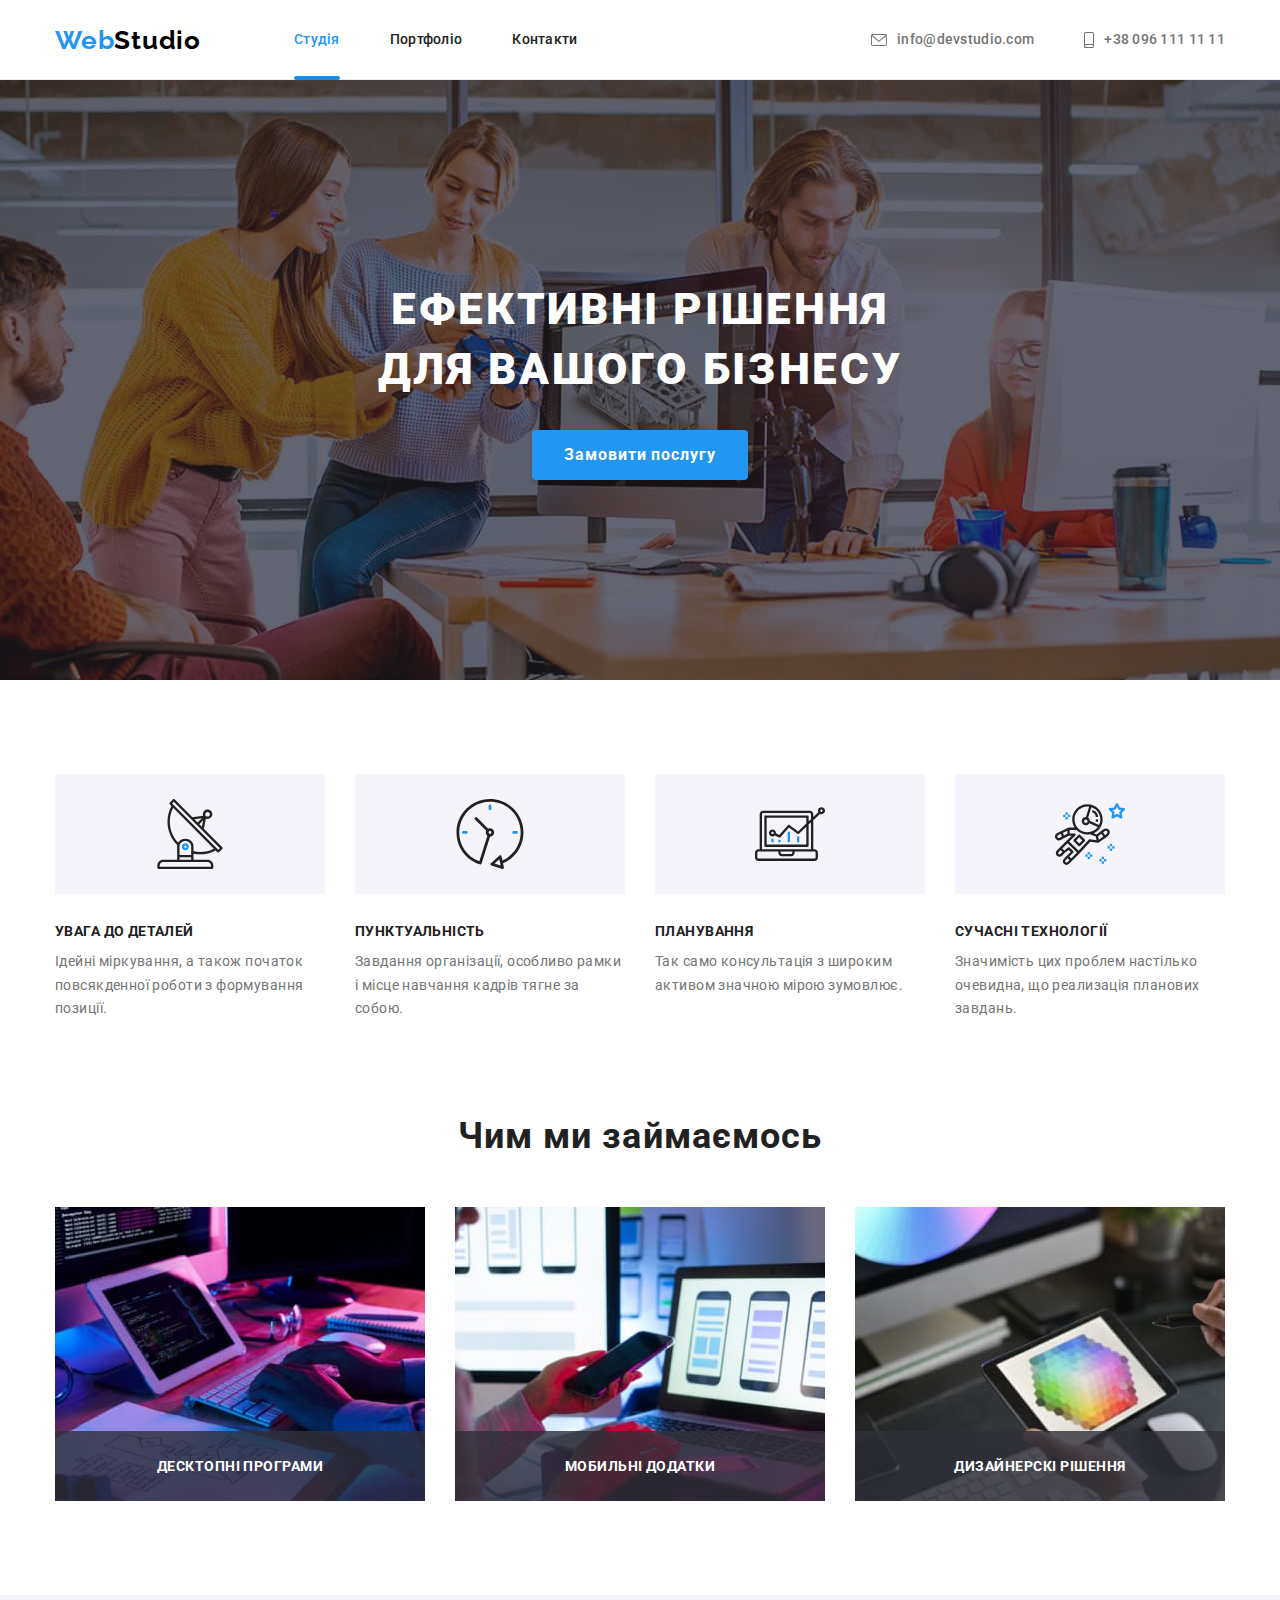
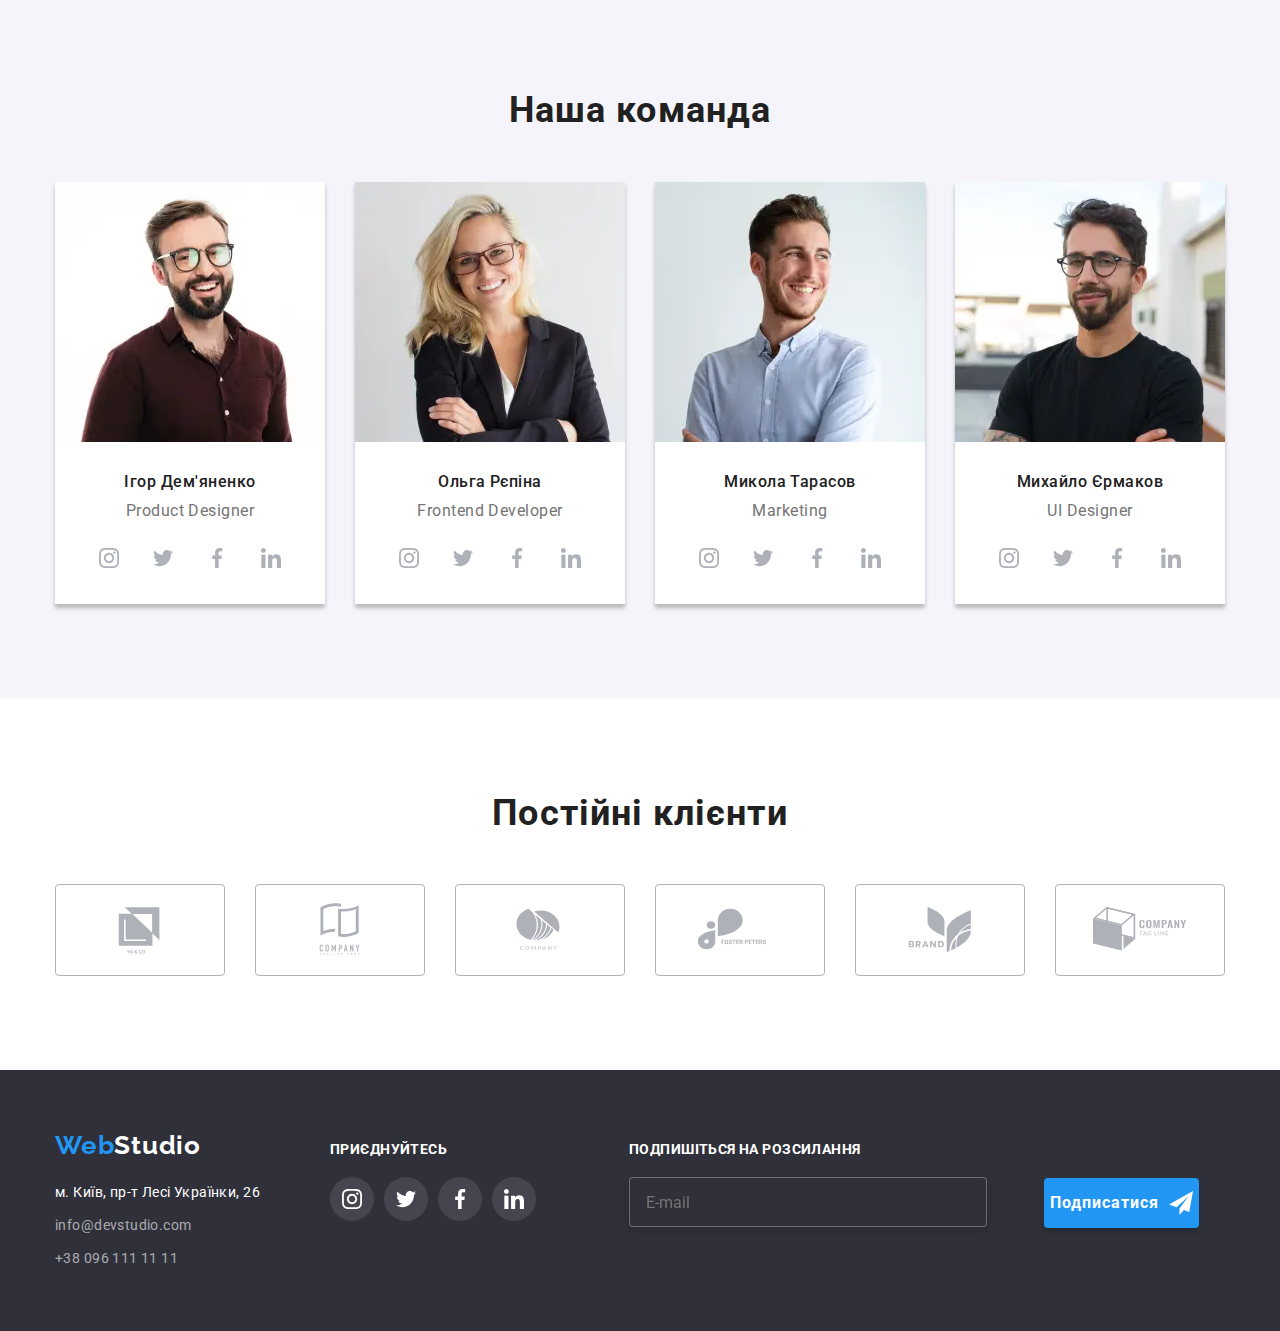
<file: index.html>
<!DOCTYPE html>
<html lang="uk">

<head>
    <meta charset="UTF-8">
    <meta http-equiv="X-UA-Compatible" content="IE=edge">
    <meta name="viewport" content="width=device-width, initial-scale=1.0">
    <link href="https://fonts.googleapis.com/css2?family=Raleway:wght@700&family=Roboto:wght@400;500;700;900&display=swap"
        rel="stylesheet">
    <link rel="stylesheet" href="https://cdnjs.cloudflare.com/ajax/libs/modern-normalize/1.0.0/modern-normalize.min.css">
    <link rel="stylesheet" href="./css/main.min.css">
    <title>WebStudio</title>
</head>

<body>
    <header class="header">
        <div class="container header__container">
            <nav class="navigation">
                <a class="logo link" href="/" lang="en">
                    Web<span class="logo__header">Studio</span>
                </a>
                <ul class="nav-list list">
                    <li class="nav-list__item">
                        <a class="nav-list__link nav-list-link_active link transition" href="./index.html">Студія</a>
                    </li>
                    <li class="nav-list__item">
                        <a class="nav-list__link link transition" href="./portfolio.html">Портфоліо</a>
                    </li>
                    <li class="nav-list__item">
                        <a class="nav-list__link link transition" href="">Контакти</a>
                    </li>
                </ul>
            </nav>
            <button class="mobile-menu-button" type="button" data-menu-open>
                <svg class="mobile-menu-button__icon" width="40" height="40">
                    <use href="./images/symbol-defs.svg#mobile-menu-icon"></use>
                </svg>
            </button>
            <ul class="contact list">
                <li class="contact__item">
                    <a class="contact__link link transition" href="mailto:info@devstudio.com">
                        <svg class="contact__icon" width="16" height="12">
                            <use href="./images/symbol-defs.svg#email"></use>
                        </svg>
                        info@devstudio.com
                    </a>
                </li>
                <li class="contact__item">
                    <a class="contact__link link transition" href="tel:+380961111111">
                        <svg class="contact__icon" width="10" height="16">
                            <use href="./images/symbol-defs.svg#smartphone"></use>
                        </svg>
                        +38 096 111 11 11
                    </a>
                </li>          
            </ul>
        </div>
        
        <div class="mobile-menu" data-menu>
            <div class="container mobile-menu__container">
                <button type="button" class="mobile-menu__close-button" data-menu-close>
                    <svg class="mobile-menu__close-icon" width="40" height="40">
                        <use href="./images/symbol-defs.svg#mobile-menu-close-icon"></use>
                    </svg>
                </button>
                <ul class="mobile-menu__nav-list">
                    <li class="mobile-menu__nav-item">
                        <a class="mobile-menu__nav-link mobile-menu__nav-link_active" href="./index.html">Студія</a>
                    </li>
                    <li class="mobile-menu__nav-item">
                        <a class="mobile-menu__nav-link" href="./portfolio.html">Портфоліо</a>
                    </li>
                    <li class="mobile-menu__nav-item">
                        <a class="mobile-menu__nav-link" href="">Контакти</a>
                    </li>
                </ul>
                <div class="mobile-menu__bottom-thumb">
                    <ul class="mobile-menu__contact-list list">
                        <li class="mobile-menu__contact-item">
                            <a class="mobile-menu__contact-tel" href="tel:+380961111111">+38 096 111 11 11</a>
                        </li>
                        <li class="mobile-menu__contact-item">
                            <a class="mobile-menu__contact-mail" href="mailto:info@devstudio.com">info@devstudio.com</a>
                        </li>
                    </ul>
                    <div class="mobile-menu__social-thumb">
                        <ul class="mobile-menu__social-list">
                            <li class="mobile-menu__social-item">
                                <a class="mobile-menu__social-link" href="https://www.instagram.com/">Instagram</a>
                            </li>
                            <li class="mobile-menu__social-item">
                                <a class="mobile-menu__social-link" href="https://twitter.com">Twitter</a>
                            </li>
                            <li class="mobile-menu__social-item">
                                <a class="mobile-menu__social-link" href="https://www.facebook.com/">Facebook</a>
                            </li>
                            <li class="mobile-menu__social-item">
                                <a class="mobile-menu__social-link" href="https://www.linkedin.com/">LinkedIn</a>
                            </li>
                        </ul>
                    </div>    
                </div>    
            </div>
        </div>
        
    </header>

    <main>
        <section class="hero">
            <div class="container">
                    <h1 class="hero__title">Ефективні рішення <br> для вашого бізнесу</h1>
                    <button class="hero__button" data-modal-open type="button" >Замовити послугу</button>
                    <div class="backdrop is-hidden" data-modal>
                        <div class="modal">
                            <button class="modal__close-button" data-modal-close>
                                <svg class="modal__close-icon" width="11" height="11">
                                    <use href="./images/symbol-defs.svg#icon-close"></use>
                                </svg>
                            </button>
                            <form class="modal-form" name="modal">
                                <p class="modal-form__title">Залиште свої дані, ми вам передзвонимо</p>
                                <label class="modal-form__label" for="name">Им'я
                                    <span class="modal-form__field">
                                        <input class="modal-form__input" type="text" name="name" id="name" required autofocus />
                                        <svg class="modal-form__field-icon" width="18" height="18">
                                            <use href="./images/symbol-defs.svg#icon-person-modal"></use>
                                        </svg>
                                    </span>
                                </label>
                                <label class="modal-form__label" for="tel">Телефон
                                    <span class="modal-form__field">
                                        <input class="modal-form__input" type="tel" name="tel" id="tel" required/>
                                        <svg class="modal-form__field-icon" width="18" height="18">
                                            <use href="./images/symbol-defs.svg#icon-phone-modal"></use>
                                        </svg>
                                    </span>
                                </label>
                                <label class="modal-form__label" for="email">Пошта
                                    <span class="modal-form__field">
                                        <input class="modal-form__input" type="email" name="email" id="email" required/>
                                        <svg class="modal-form__field-icon" width="18" height="18">
                                            <use href="./images/symbol-defs.svg#icon-email-modal"></use>
                                        </svg>
                                    </span>
                                </label>
                                <label class="modal-form__label">Коментарій
                                    <span class="modal-form__field">
                                        <textarea class="modal-form__textarea" name="comment" placeholder="Введіть текст"></textarea>
                                    </span>
                                </label>
                                
                                <div class="modal-form__policy">
                                    <input  class="modal-form__policy-input visually-hidden" type="checkbox" name="policy" id="policy-check" required/>
                                    <label class="modal-form__policy-label" for="policy-check">Погоджуюсь на розсилку і приймаю&nbsp;<a href="">Умови договору</a></label>
                                </div>
                                <button type="submit" class="modal-form__submit-button">Відправити</button>
                            </form>
                        </div>
                    </div>
            </div>
        </section>

        <section class="section">
            
            <div class="container"> 
                <h2 class="section__title visually-hidden">Переваги студії</h2>
                <ul class="features-list list">
                    <li class="features-list__item">
                        <div class="features__img">
                            <svg width="70" height="70">
                                <use href="./images/symbol-defs.svg#antenna" ></use>
                            </svg>
                        </div>
                            <h3 class="features-list__title">Увага до деталей</h3>
                            <p class="features-list__content">Ідейні міркування, а також початок повсякденної роботи з формування позиції.</p>
                        
                    </li>
                    <li class="features-list__item">
                        <div class="features__img">
                            <svg width="70" height="70">
                                <use href="./images/symbol-defs.svg#clock"></use>
                            </svg>
                        </div>
                            <h3 class="features-list__title">Пунктуальність</h3>
                            <p class="features-list__content">Завдання організації, особливо рамки і місце навчання кадрів тягне за собою.</p>
                        
                    </li>
                    <li class="features-list__item">
                        <div class="features__img">
                            <svg width="70" height="70">
                                <use href="./images/symbol-defs.svg#diagram"></use>
                            </svg>
                        </div>
                            <h3 class="features-list__title">Планування</h3>
                            <p class="features-list__content">Так само консультація з широким активом значною мірою зумовлює.</p>
                        
                    </li>
                    <li class="features-list__item">
                        <div class="features__img">
                            <svg width="70" height="70">
                                <use href="./images/symbol-defs.svg#astronaut"></use>
                            </svg>
                        </div>
                            <h3 class="features-list__title">Сучасні технології</h3>
                            <p class="features-list__content">Значимість цих проблем настілько очевидна, що реализація планових завдань.</p>
                    </li>
                </ul>
            </div>
        </section>

        <section class="section section_not-padding-top">
            <div class="container">
                <h2 class="section__title">Чим ми займаємось</h2>
                <ul class="benefits-list list">
                    <li class="benefits-list__item">
                        <div class="benefits-list__thumb">
                            <img src="./images/webstudiocoding.jpg" alt="Десктопні програми" width="370">
                            <div class="benefits-list__name">
                                <h3 class="benefits-list__description">Десктопні програми</h3>
                            </div>
                        </div>
                    </li>
                    <li class="benefits-list__item">
                        <div class="benefits-list__thumb">
                            <img src="./images/webstudiomobile.jpg" alt="Мобильні додатки" width="370">
                            <div class="benefits-list__name">
                                <h3 class="benefits-list__description">Мобильні додатки</h3>
                            </div>
                        </div>
                    </li>
                    <li class="benefits-list__item">
                        <div class="benefits-list__thumb">
                            <img src="./images/webstudiocolors.jpg" alt="Дизайнерскі рішення" width="370">
                            <div class="benefits-list__name">
                                <h3 class="benefits-list__description">Дизайнерскі рішення</h3>
                            </div>
                        </div>
                    </li>
                </ul>
            </div>
        </section>

        <section class="section section_secondary-background">
            <div class="container">
                <h2 class="section__title">Наша команда</h2>
                <ul class="team-list list">
                    <li class="team-list__item">
                        <picture>
                            <source srcset="./images/team-list1-desktop.webp 1x, ./images/team-list1-desktop@2x.webp 2x"
                            media="(min-width: 1200px)" type="image/webp"/>
                            <source srcset="./images/team-list1-desktop.jpg 1x, ./images/team-list1-desktop@2x.jpg 2x"
                                media="(min-width: 1200px)"/>
                            <source srcset="./images/team-list1-tablet.webp 1x, ./images/team-list1-tablet@2x.webp 2x"
                                media="(min-width: 768px)" type="image/webp"/>
                            <source srcset="./images/team-list1-tablet.jpg 1x, ./images/team-list1-tablet@2x.jpg 2x" media="(min-width: 768px)"/>
                            <source srcset="./images/team-list1-mobile.webp 1x, ./images/team-list1-mobile@2x.webp 2x"
                                media="(max-width: 767px)" 
                                type="image/webp"/>
                            <source srcset="./images/team-list1-mobile.jpg 1x, ./images/team-list1-mobile@2x.jpg 2x" media="(max-width: 767px)"/>
                            <img src="./images/team-list1-desktop.jpg" alt="Ігор Дем'яненко">
                        </picture>
                        
                        <div class="team-list__content">
                            <h3 class="team-list__title">Ігор Дем'яненко</h3>
                            <p class="team-list__text" lang="en">Product Designer</p>
                            <ul class="social-list">
                                <li class="social-list__item">
                                    <a class="social-list__link" href="https://www.instagram.com">
                                        <svg class="social-list__icon" width="20" height="20">
                                            <use href="./images/symbol-defs.svg#instagram"></use>
                                        </svg>
                                    </a>
                                </li>
                                <li class="social-list__item">
                                    <a class="social-list__link" href="https://twitter.com">
                                        <svg class="social-list__icon" width="20" height="20">
                                            <use href="./images/symbol-defs.svg#twitter"></use>
                                        </svg>
                                    </a>
                                </li>
                                <li class="social-list__item">
                                    <a class="social-list__link" href="https://www.facebook.com/">
                                        <svg class="social-list__icon" width="20" height="20">
                                            <use href="./images/symbol-defs.svg#facebook"></use>
                                        </svg>
                                    </a>
                                </li>
                                <li class="social-list__item">
                                    <a class="social-list__link" href="https://linkedin.com">
                                        <svg class="social-list__icon" width="20" height="20">
                                            <use href="./images/symbol-defs.svg#linkedin"></use>
                                        </svg>
                                    </a>
                                </li>
                            </ul>
                        </div>
                    </li>
                    <li class="team-list__item">

                        <picture>
                            <source srcset="./images/team-list2-desktop.webp 1x, ./images/team-list2-desktop@2x.webp 2x"
                                media="(min-width: 1200px)" type="image/webp">
                            <source srcset="./images/team-list2-desktop.jpg 1x, ./images/team-list2-desktop@2x.jpg 2x" media="(min-width: 1200px)">
                            <source srcset="./images/team-list2-tablet.webp 1x, ./images/team-list2-tablet@2x.webp 2x" media="(min-width: 768px)"
                                type="image/webp">
                            <source srcset="./images/team-list2-tablet.jpg 1x, ./images/team-list2-tablet@2x.jpg 2x" media="(min-width: 768px)">
                            <source srcset="./images/team-list2-mobile.webp 1x, ./images/team-list2-mobile@2x.webp 2x" media="(max-width: 767px)"
                                type="image/webp" />
                            <source srcset="./images/team-list2-mobile.jpg 1x, ./images/team-list2-mobile@2x.jpg 2x" media="(max-width: 767px)"/>
                            <img src="./images/img2.jpg" alt="Ольга Рєпіна">
                        </picture>
                        
                        <div class="team-list__content">
                            <h3 class="team-list__title">Ольга Рєпіна</h3>
                            <p class="team-list__text" lang="en">Frontend Developer</p>
                            <ul class="social-list">
                                <li class="social-list__item">
                                    <a class="social-list__link" href="https://www.instagram.com">
                                        <svg class="social-list__icon" width="20" height="20">
                                            <use href="./images/symbol-defs.svg#instagram"></use>
                                        </svg>
                                    </a>
                                </li>
                                <li class="social-list__item">
                                    <a class="social-list__link" href="https://twitter.com">
                                        <svg class="social-list__icon" width="20" height="20">
                                            <use href="./images/symbol-defs.svg#twitter"></use>
                                        </svg>
                                    </a>
                                </li>
                                <li class="social-list__item">
                                    <a class="social-list__link" href="https://www.facebook.com/">
                                        <svg class="social-list__icon" width="20" height="20">
                                            <use href="./images/symbol-defs.svg#facebook"></use>
                                        </svg>
                                    </a>
                                </li>
                                <li class="social-list__item">
                                    <a class="social-list__link" href="https://linkedin.com">
                                        <svg class="social-list__icon" width="20" height="20">
                                            <use href="./images/symbol-defs.svg#linkedin"></use>
                                        </svg>
                                    </a>
                                </li>
                            </ul>
                        </div>
                    </li>
                    <li class="team-list__item">

                        <picture>
                            <source srcset="./images/team-list3-desktop.webp 1x, ./images/team-list3-desktop@2x.webp 2x"
                                media="(min-width: 1200px)" type="image/webp">
                            <source srcset="./images/team-list3-desktop.jpg 1x, ./images/team-list3-desktop@2x.jpg 2x" media="(min-width: 1200px)">
                            <source srcset="./images/team-list3-tablet.webp 1x, ./images/team-list3-tablet@2x.webp 2x" media="(min-width: 768px)"
                                type="image/webp">
                            <source srcset="./images/team-list3-tablet.jpg 1x, ./images/team-list3-tablet@2x.jpg 2x" media="(min-width: 768px)">
                            <source srcset="./images/team-list3-mobile.webp 1x, ./images/team-list3-mobile@2x.webp 2x" media="(max-width: 767px)"
                                type="image/webp" />
                            <source srcset="./images/team-list3-mobile.jpg 1x, ./images/team-list3-mobile@2x.jpg 2x" media="(max-width: 767px)"/>
                            <img src="./images/img3.jpg" alt="Микола Тарасов">
                        </picture>
                        
                        <div class="team-list__content">
                            <h3 class="team-list__title">Микола Тарасов</h3>
                            <p class="team-list__text" lang="en">Marketing</p>
                            <ul class="social-list">
                                <li class="social-list__item">
                                    <a class="social-list__link" href="https://www.instagram.com">
                                        <svg class="social-list__icon" width="20" height="20">
                                            <use href="./images/symbol-defs.svg#instagram"></use>
                                        </svg>
                                    </a>
                                </li>
                                <li class="social-list__item">
                                    <a class="social-list__link" href="https://twitter.com">
                                        <svg class="social-list__icon" width="20" height="20">
                                            <use href="./images/symbol-defs.svg#twitter"></use>
                                        </svg>
                                    </a>
                                </li>
                                <li class="social-list__item">
                                    <a class="social-list__link" href="https://www.facebook.com/">
                                        <svg class="social-list__icon" width="20" height="20">
                                            <use href="./images/symbol-defs.svg#facebook"></use>
                                        </svg>
                                    </a>
                                </li>
                                <li class="social-list__item">
                                    <a class="social-list__link" href="https://linkedin.com">
                                        <svg class="social-list__icon" width="20" height="20">
                                            <use href="./images/symbol-defs.svg#linkedin"></use>
                                        </svg>
                                    </a>
                                </li>
                            </ul>
                        </div>
                    </li>
                    <li class="team-list__item">

                        <picture>
                            <source srcset="./images/team-list4-desktop.webp 1x, ./images/team-list4-desktop@2x.webp 2x"
                                media="(min-width: 1200px)" type="image/webp">
                            <source srcset="./images/team-list4-desktop.jpg 1x, ./images/team-list4-desktop@2x.jpg 2x" media="(min-width: 1200px)">
                            <source srcset="./images/team-list4-tablet.webp 1x, ./images/team-list4-tablet@2x.webp 2x" media="(min-width: 768px)"
                                type="image/webp">
                            <source srcset="./images/team-list4-tablet.jpg 1x, ./images/team-list4-tablet@2x.jpg 2x" media="(min-width: 768px)">
                            <source srcset="./images/team-list4-mobile.webp 1x, ./images/team-list4-mobile@2x.webp 2x" media="(max-width: 767px)"
                                type="image/webp" />
                            <source srcset="./images/team-list4-mobile.jpg 1x, ./images/team-list4-mobile@2x.jpg 2x" media="(max-width: 767px)"/>
                            <img src="./images/img4.jpg" alt="Михайло Єрмаков">
                        </picture>

                        
                        <div class="team-list__content">
                            <h3 class="team-list__title">Михайло Єрмаков</h3>
                            <p class="team-list__text" lang="en">UI Designer</p>
                            <ul class="social-list">
                                <li class="social-list__item">
                                    <a class="social-list__link" href="https://www.instagram.com">
                                        <svg class="social-list__icon" width="20" height="20">
                                            <use href="./images/symbol-defs.svg#instagram"></use>
                                        </svg>
                                    </a>
                                </li>
                                <li class="social-list__item">
                                    <a class="social-list__link" href="https://twitter.com">
                                        <svg class="social-list__icon" width="20" height="20">
                                            <use href="./images/symbol-defs.svg#twitter"></use>
                                        </svg>
                                    </a>
                                </li>
                                <li class="social-list__item">
                                    <a class="social-list__link" href="https://www.facebook.com/">
                                        <svg class="social-list__icon" width="20" height="20">
                                            <use href="./images/symbol-defs.svg#facebook"></use>
                                        </svg>
                                    </a>
                                </li>
                                <li class="social-list__item">
                                    <a class="social-list__link" href="https://linkedin.com">
                                        <svg class="social-list__icon" width="20" height="20">
                                            <use href="./images/symbol-defs.svg#linkedin"></use>
                                        </svg>
                                    </a>
                                </li>
                            </ul>
                        </div>
                    </li>
                </ul>
            </div>
        </section>
        
        <section class="section">
            <div class="container">
            <h2 class="section__title">Постійні клієнти</h2>
            <ul class="clients-list">
                <li class="clients-list__item">
                    <a class="clients-list__link" href="">
                        <svg class="clients-list__icon" width="106" height="60">
                            <use href="./images/symbol-defs.svg#logo1"></use>
                        </svg>
                    </a>
                </li>
                <li class="clients-list__item">
                    <a class="clients-list__link" href="">
                        <svg class="clients-list__icon" width="106" height="60">
                            <use href="./images/symbol-defs.svg#logo2"></use>
                        </svg>
                    </a>
                </li>
                <li class="clients-list__item">
                    <a class="clients-list__link" href="">
                        <svg class="clients-list__icon" width="106" height="60">
                            <use href="./images/symbol-defs.svg#logo3"></use>
                        </svg>
                    </a>
                </li>
                <li class="clients-list__item">
                    <a class="clients-list__link" href="">
                        <svg class="clients-list__icon" width="106" height="60">
                            <use href="./images/symbol-defs.svg#logo4"></use>
                        </svg>
                    </a>
                </li>
                <li class="clients-list__item">
                    <a class="clients-list__link" href="">
                        <svg class="clients-list__icon" width="106" height="60">
                            <use href="./images/symbol-defs.svg#logo5"></use>
                        </svg>
                    </a>
                </li>
                <li class="clients-list__item">
                    <a class="clients-list__link" href="">
                        <svg class="clients-list__icon" width="106" height="60">
                            <use href="./images/symbol-defs.svg#logo6"></use>
                        </svg>
                    </a>
                </li>
            </ul>
        </div>
        </section>
    </main>

    <footer class="footer">
        <div class="container footer__container">
            <div class="footer__address">
                <a class="logo link" href="/" lang="en">
                    Web<span class="logo__footer">Studio</span>
                </a>
                <address>
                    <ul class="adress-list list">
                        <li class="adress-list__item">
                            <a class="adress-list__map link" href="https://goo.gl/maps/yVHB91Ff4ipXdXSTA">м. Київ, пр-т Лесі Українки, 26</a>
                        </li>
                        <li class="adress-list__item">
                            <a class="adress-list__mail link" href="mailto:info@devstudio.com">info@devstudio.com</a>
                        </li>
                        <li class="adress-list__item">
                            <a class="adress-list__number link" href="tel:+380961111111">+38 096 111 11 11</a>
                        </li>
                    </ul>
                </address>
            </div>
            <div class="footer-social">
                <h3 class="footer-social__name">Приєднуйтесь</h3>
                <ul class="footer-social__list">
                    <li class="footer-social__item">
                        <a class="footer-social__link" href="https://www.instagram.com">
                            <svg class="footer-social__icon" width="20" height="20">
                                <use href="./images/symbol-defs.svg#instagram"></use>
                            </svg>
                        </a>
                    </li>
                    <li class="footer-social__item">
                        <a class="footer-social__link" href="https://twitter.com">
                            <svg class="footer-social__icon" width="20" height="20">
                                <use href="./images/symbol-defs.svg#twitter"></use>
                            </svg>
                        </a>
                    </li>
                    <li class="footer-social__item">
                        <a class="footer-social__link" href="https://www.facebook.com/">
                            <svg class="footer-social__icon" width="20" height="20">
                                <use href="./images/symbol-defs.svg#facebook"></use>
                            </svg>
                        </a>
                    </li>
                    <li class="footer-social__item">
                        <a class="footer-social__link" href="https://linkedin.com">
                            <svg class="footer-social__icon" width="20" height="20">
                                <use href="./images/symbol-defs.svg#linkedin"></use>
                            </svg>
                        </a>
                    </li>
                </ul>
            </div>
            <div class="footer-subscribe">
                <h3 class="footer-subscribe__name">Подпишіться на розсилання</h3>
                <form class="footer-subscribe__form">
                    <label class="footer-subscribe__label">
                        <input class="footer-subscribe__input" type="email" name="email" placeholder="E-mail" required>
                    </label>
                        <button class="footer-subscribe__button" type="submit">  Подписатися
                            <svg class="footer-subscribe__icon" width="24" height="24">
                                <use href="./images/symbol-defs.svg#icon-send" width="24" height="24"></use>
                            </svg>
                        </button>
                </form>
            </div>
        </div>
    </footer>
    <script src="./js/modal.js"></script>
    <script src="./js/menu.js"></script>
</body>

</html>
</file>
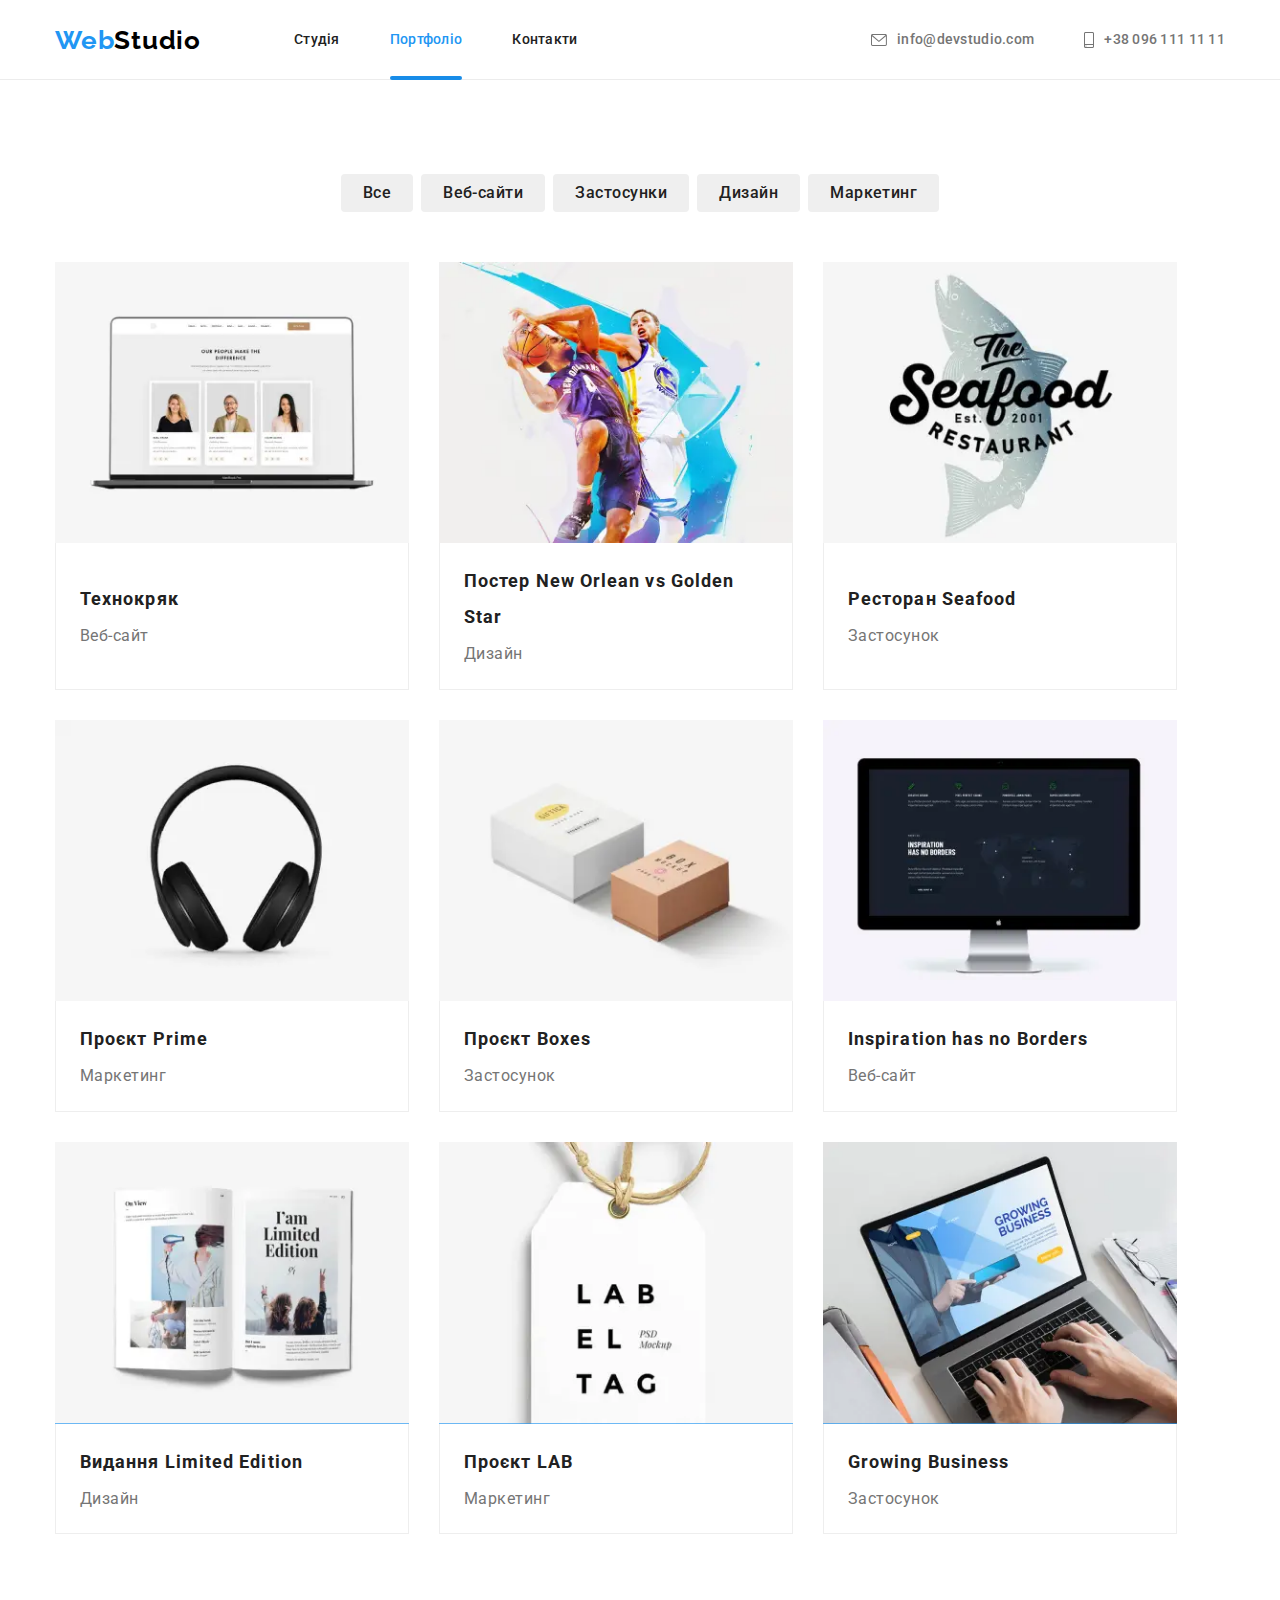
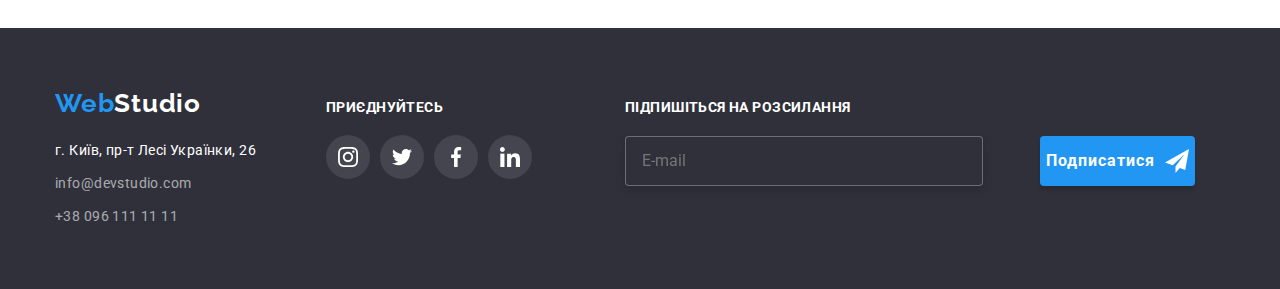
<file: portfolio.html>
<!DOCTYPE html>
<html lang="uk">
<head>
    <meta charset="UTF-8">
    <meta http-equiv="X-UA-Compatible" content="IE=edge">
    <meta name="viewport" content="width=device-width, initial-scale=1.0">
    <link href="https://fonts.googleapis.com/css2?family=Raleway:wght@700&family=Roboto:wght@400;500;700;900&display=swap"
        rel="stylesheet">
    <link rel="stylesheet" href="https://cdnjs.cloudflare.com/ajax/libs/modern-normalize/1.0.0/modern-normalize.min.css">
    <link rel="stylesheet" href="./css/main.min.css">
    <title>Portfolio</title>
</head>
<body>
    <header class="header">
        <div class="container header__container">
            <nav class="navigation">
                <a class="logo link" href="/" lang="en">
                    Web<span class="logo__header">Studio</span>
                </a>
                <ul class="nav-list list">
                    <li class="nav-list__item">
                        <a class="nav-list__link link transition" href="./index.html">Студія</a>
                    </li>
                    <li class="nav-list__item">
                        <a class="nav-list__link nav-list-link_active link transition" href="./portfolio.html">Портфоліо</a>
                    </li>
                    <li class="nav-list__item">
                        <a class="nav-list__link link transition" href="">Контакти</a>
                    </li>
                </ul>
            </nav>
            <button class="mobile-menu-button" type="button" data-menu-open>
                <svg class="mobile-menu-button__icon" width="40" height="40">
                    <use href="./images/symbol-defs.svg#mobile-menu-icon"></use>
                </svg>
            </button>
            <ul class="contact list">
                <li class="contact__item">
                    <a class="contact__link link transition" href="mailto:info@devstudio.com">
                        <svg class="contact__icon" width="16" height="12">
                            <use href="./images/symbol-defs.svg#email"></use>
                        </svg>
                        info@devstudio.com
                    </a>
                </li>
                <li class="contact__item">
                    <a class="contact__link link transition" href="tel:+380961111111">
                        <svg class="contact__icon" width="10" height="16">
                            <use href="./images/symbol-defs.svg#smartphone"></use>
                        </svg>
                        +38 096 111 11 11
                    </a>
                </li>
            </ul>
        </div>
    
        <div class="mobile-menu" data-menu>
            <div class="container mobile-menu__container">
                <button type="button" class="mobile-menu__close-button" data-menu-close>
                    <svg class="mobile-menu__close-icon" width="40" height="40">
                        <use href="./images/symbol-defs.svg#mobile-menu-close-icon"></use>
                    </svg>
                </button>
                <ul class="mobile-menu__nav-list">
                    <li class="mobile-menu__nav-item">
                        <a class="mobile-menu__nav-link" href="./index.html">Студія</a>
                    </li>
                    <li class="mobile-menu__nav-item">
                        <a class="mobile-menu__nav-link mobile-menu__nav-link_active" href="./portfolio.html">Портфоліо</a>
                    </li>
                    <li class="mobile-menu__nav-item">
                        <a class="mobile-menu__nav-link" href="">Контакти</a>
                    </li>
                </ul>
                <div class="mobile-menu__bottom-thumb">
                    <ul class="mobile-menu__contact-list list">
                        <li class="mobile-menu__contact-item">
                            <a class="mobile-menu__contact-tel" href="tel:+380961111111">+38 096 111 11 11</a>
                        </li>
                        <li class="mobile-menu__contact-item">
                            <a class="mobile-menu__contact-mail" href="mailto:info@devstudio.com">info@devstudio.com</a>
                        </li>
                    </ul>
                    <div class="mobile-menu__social-thumb">
                        <ul class="mobile-menu__social-list">
                            <li class="mobile-menu__social-item">
                                <a class="mobile-menu__social-link" href="https://www.instagram.com/">Instagram</a>
                            </li>
                            <li class="mobile-menu__social-item">
                                <a class="mobile-menu__social-link" href="https://twitter.com">Twitter</a>
                            </li>
                            <li class="mobile-menu__social-item">
                                <a class="mobile-menu__social-link" href="https://www.facebook.com/">Facebook</a>
                            </li>
                            <li class="mobile-menu__social-item">
                                <a class="mobile-menu__social-link" href="https://www.linkedin.com/">LinkedIn</a>
                            </li>
                        </ul>
                    </div>
                </div>
            </div>
        </div>
    
    </header>

    <main>
        <section class="section">
            
            <div class="container">
                <div class="projects-list_container">
                <h1 class="section-name visually-hidden"> Портфоліо робіт веб-студії</h1>
                    <ul class="projects-list list">
                        <li class="projects-list__item">
                            <button class="projects-list__button" type="button">Все</button>
                        </li>
                        <li class="projects-list__item">
                            <button class="projects-list__button" type="button">Веб-сайти</button>
                        </li>
                        <li class="projects-list__item">
                            <button class="projects-list__button" type="button">Застосунки</button>
                        </li>
                        <li class="projects-list__item">
                            <button class="projects-list__button" type="button">Дизайн</button>
                        </li>
                        <li class="projects-list__item">
                            <button class="projects-list__button" type="button">Маркетинг</button>
                        </li>
                    </ul>
                </div>

                <ul class="portfolio-projects list">
                    <li class="portfolio-projects__item">
                        <a class="portfolio-projects__link link" href="">
                            
                            <div class="portfolio-projects__thumb">
                                <picture>
                                    <source srcset="./images/portfolio1-desktop.webp 1x, ./images/portfolio1-desktop@2x.webp 2x"
                                        media="(min-width: 1200px)" type="image/webp">
                                    <source srcset="./images/portfolio1-desktop.jpg 1x, ./images/portfolio1-desktop@2x.jpg 2x"
                                        media="(min-width: 1200px)">
                                    <source srcset="./images/portfolio1-tablet.webp 1x, ./images/portfolio1-tablet@2x.webp 2x"
                                        media="(min-width: 768px)" type="image/webp">
                                    <source srcset="./images/portfolio1-tablet.jpg 1x, ./images/portfolio1-tablet@2x.jpg 2x"
                                        media="(min-width: 768px)">
                                    <source srcset="./images/portfolio1-mobile.webp 1x, ./images/portfolio1-mobile@2x.webp 2x"
                                        media="(max-width: 767px)" type="image/webp">
                                    <source srcset="./images/portfolio1-mobile.jpg 1x, ./images/portfolio1-mobile@2x.jpg 2x" media="(max-width: 767px)">
                                    <img src="./images/portfolio1.jpg" alt="ноутбук з вебсайтом">
                                </picture>
                                <div class="portfolio-projects__overlay">
                                    <p class="portfolio-projects__about">Ресурс пропонує комплексні пропозиції з різним рівнем функціоналу та сервісів. Все це дозволить відвідувачеві отримати
                                    вичерпні відомості про компанію чи приватну особу.</p>
                                </div>
                            </div>    
                            <div class="portfolio-projects__content">
                                <h2 class="portfolio-projects__title">Технокряк</h2>
                                <p class="portfolio-projects__description">Веб-сайт</p>
                            </div>
                        </a>
                    </li>
                    <li class="portfolio-projects__item">
                        <a class="portfolio-projects__link link" href="">
                            <div class="portfolio-projects__thumb">

                                <picture>
                                    <source srcset="./images/portfolio2-desktop.webp 1x, ./images/portfolio2-desktop@2x.webp 2x"
                                        media="(min-width: 1200px)" type="image/webp">
                                    <source srcset="./images/portfolio2-desktop.jpg 1x, ./images/portfolio2-desktop@2x.jpg 2x"
                                        media="(min-width: 1200px)">
                                    <source srcset="./images/portfolio2-tablet.webp 1x, ./images/portfolio2-tablet@2x.webp 2x"
                                        media="(min-width: 768px)" type="image/webp">
                                    <source srcset="./images/portfolio2-tablet.jpg 1x, ./images/portfolio2-tablet@2x.jpg 2x"
                                        media="(min-width: 768px)">
                                    <source srcset="./images/portfolio2-mobile.webp 1x, ./images/portfolio2-mobile@2x.webp 2x"
                                        media="(max-width: 767px)" type="image/webp">
                                    <source srcset="./images/portfolio2-mobile.jpg 1x, ./images/portfolio2-mobile@2x.jpg 2x" media="(max-width: 767px)">
                                    <img src="./images/portfolio2.jpg" alt="баскетболісти у грі">
                                </picture>
                                <div class="portfolio-projects__overlay">
                                    <p class="portfolio-projects__about">Ресурс пропонує комплексні пропозиції з різним рівнем функціоналу та сервісів. Все це дозволить відвідувачеві отримати
                                    вичерпні відомості про компанію чи приватну особу</p>
                                </div>
                            </div>
                            <div class="portfolio-projects__content">
                                <h2 class="portfolio-projects__title"><span lang="en"> Постер New Orlean vs Golden Star</span></h2>
                                <p class="portfolio-projects__description">Дизайн</p>
                            </div>
                        </a>
                    </li>
                    <li class="portfolio-projects__item">
                        <a class="portfolio-projects__link link" href="">
                            <div class="portfolio-projects__thumb">
                                <picture>
                                    <source srcset="./images/portfolio3-desktop.webp 1x, ./images/portfolio3-desktop@2x.webp 2x"
                                        media="(min-width: 1200px)" type="image/webp">
                                    <source srcset="./images/portfolio3-desktop.jpg 1x, ./images/portfolio3-desktop@2x.jpg 2x"
                                        media="(min-width: 1200px)">
                                    <source srcset="./images/portfolio3-tablet.webp 1x, ./images/portfolio3-tablet@2x.webp 2x"
                                        media="(min-width: 768px)" type="image/webp">
                                    <source srcset="./images/portfolio3-tablet.jpg 1x, ./images/portfolio3-tablet@2x.jpg 2x"
                                        media="(min-width: 768px)">
                                    <source srcset="./images/portfolio3-mobile.webp 1x, ./images/portfolio3-mobile@2x.webp 2x"
                                        media="(max-width: 767px)" type="image/webp">
                                    <source srcset="./images/portfolio3-mobile.jpg 1x, ./images/portfolio3-mobile@2x.jpg 2x" media="(max-width: 767px)">
                                    <img src="./images/portfolio3.jpg" alt="тунець графіка">
                                </picture>
                                <div class="portfolio-projects__overlay">
                                    <p class="portfolio-projects__about">Ресурс пропонує комплексні пропозиції з різним рівнем функціоналу та сервісів. Все це дозволить відвідувачеві отримати
                                    вичерпні відомості про компанію чи приватну особу.</p>
                                </div>
                            </div>
                            <div class="portfolio-projects__content">
                                <h2 class="portfolio-projects__title">Ресторан <span lang="en">Seafood</span></h2>
                                <p class="portfolio-projects__description">Застосунок</p>
                            </div>
                        </a>
                    </li>
                    <li class="portfolio-projects__item">
                        <a class="portfolio-projects__link link" href="">
                            <div class="portfolio-projects__thumb">
                                <picture>
                                    <source srcset="./images/portfolio4-desktop.webp 1x, ./images/portfolio4-desktop@2x.webp 2x"
                                        media="(min-width: 1200px)" type="image/webp">
                                    <source srcset="./images/portfolio4-desktop.jpg 1x, ./images/portfolio4-desktop@2x.jpg 2x"
                                        media="(min-width: 1200px)">
                                    <source srcset="./images/portfolio4-tablet.webp 1x, ./images/portfolio4-tablet@2x.webp 2x"
                                        media="(min-width: 768px)" type="image/webp">
                                    <source srcset="./images/portfolio4-tablet.jpg 1x, ./images/portfolio4-tablet@2x.jpg 2x"
                                        media="(min-width: 768px)">
                                    <source srcset="./images/portfolio4-mobile.webp 1x, ./images/portfolio4-mobile@2x.webp 2x"
                                        media="(max-width: 767px)" type="image/webp">
                                    <source srcset="./images/portfolio4-mobile.jpg 1x, ./images/portfolio4-mobile@2x.jpg 2x" media="(max-width: 767px)">
                                    <img src="./images/portfolio4.jpg" alt="навушники">
                                </picture>
                                <div class="portfolio-projects__overlay">
                                    <p class="portfolio-projects__about">Ресурс пропонує комплексні пропозиції з різним рівнем функціоналу та сервісів. Все це дозволить відвідувачеві отримати
                                    вичерпні відомості про компанію чи приватну особу.</p>
                                </div>
                            </div>
                            <div class="portfolio-projects__content">
                                <h2 class="portfolio-projects__title">Проєкт <span lang="en">Prime</span></h2>
                                <p class="portfolio-projects__description">Маркетинг</p>
                            </div>
                        </a>
                    </li>
                    <li class="portfolio-projects__item">
                        <a class="portfolio-projects__link link" href="">
                            <div class="portfolio-projects__thumb">
                                <picture>
                                    <source srcset="./images/portfolio5-desktop.webp 1x, ./images/portfolio5-desktop@2x.webp 2x"
                                        media="(min-width: 1200px)" type="image/webp">
                                    <source srcset="./images/portfolio5-desktop.jpg 1x, ./images/portfolio5-desktop@2x.jpg 2x"
                                        media="(min-width: 1200px)">
                                    <source srcset="./images/portfolio5-tablet.webp 1x, ./images/portfolio5-tablet@2x.webp 2x"
                                        media="(min-width: 768px)" type="image/webp">
                                    <source srcset="./images/portfolio5-tablet.jpg 1x, ./images/portfolio5-tablet@2x.jpg 2x"
                                        media="(min-width: 768px)">
                                    <source srcset="./images/portfolio5-mobile.webp 1x, ./images/portfolio5-mobile@2x.webp 2x"
                                        media="(max-width: 767px)" type="image/webp">
                                    <source srcset="./images/portfolio5-mobile.jpg 1x, ./images/portfolio5-mobile@2x.jpg 2x" media="(max-width: 767px)">
                                    <img src="./images/portfolio5.jpg" alt="дві коробки">
                                </picture>
                                <div class="portfolio-projects__overlay">
                                    <p class="portfolio-projects__about">Ресурс пропонує комплексні пропозиції з різним рівнем функціоналу та сервісів. Все це дозволить відвідувачеві отримати
                                    вичерпні відомості про компанію чи приватну особу.</p>
                                </div>
                            </div>
                            <div class="portfolio-projects__content">
                                <h2 class="portfolio-projects__title">Проєкт <span lang="en">Boxes</span></h2>
                                <p class="portfolio-projects__description">Застосунок</p>
                            </div>
                        </a>
                    </li>
                    <li class="portfolio-projects__item">
                        <a class="portfolio-projects__link link" href="">
                            <div class="portfolio-projects__thumb">
                                <picture>
                                    <source srcset="./images/portfolio6-desktop.webp 1x, ./images/portfolio6-desktop@2x.webp 2x"
                                        media="(min-width: 1200px)" type="image/webp">
                                    <source srcset="./images/portfolio6-desktop.jpg 1x, ./images/portfolio6-desktop@2x.jpg 2x"
                                        media="(min-width: 1200px)">
                                    <source srcset="./images/portfolio6-tablet.webp 1x, ./images/portfolio6-tablet@2x.webp 2x"
                                        media="(min-width: 768px)" type="image/webp">
                                    <source srcset="./images/portfolio6-tablet.jpg 1x, ./images/portfolio6-tablet@2x.jpg 2x"
                                        media="(min-width: 768px)">
                                    <source srcset="./images/portfolio6-mobile.webp 1x, ./images/portfolio6-mobile@2x.webp 2x"
                                        media="(max-width: 767px)" type="image/webp">
                                    <source srcset="./images/portfolio6-mobile.jpg 1x, ./images/portfolio6-mobile@2x.jpg 2x" media="(max-width: 767px)">
                                    <img src="./images/portfolio6.jpg" alt="ай-мак з веб-сайтом">
                                </picture>
                                <div class="portfolio-projects__overlay">
                                    <p class="portfolio-projects__about">Ресурс пропонує комплексні пропозиції з різним рівнем функціоналу та сервісів. Все це дозволить відвідувачеві отримати
                                    вичерпні відомості про компанію чи приватну особу.</p>
                                </div>
                            </div>
                            <div class="portfolio-projects__content">
                                <h2 class="portfolio-projects__title" lang="en">Inspiration has no Borders</h2>
                                <p class="portfolio-projects__description">Веб-сайт</p>
                            </div>
                        </a>
                    </li>
                    <li class="portfolio-projects__item">
                        <a class="portfolio-projects__link link" href="">
                            <div class="portfolio-projects__thumb">
                                <picture>
                                    <source srcset="./images/portfolio7-desktop.webp 1x, ./images/portfolio7-desktop@2x.webp 2x"
                                        media="(min-width: 1200px)" type="image/webp">
                                    <source srcset="./images/portfolio7-desktop.jpg 1x, ./images/portfolio7-desktop@2x.jpg 2x"
                                        media="(min-width: 1200px)">
                                    <source srcset="./images/portfolio7-tablet.webp 1x, ./images/portfolio7-tablet@2x.webp 2x"
                                        media="(min-width: 768px)" type="image/webp">
                                    <source srcset="./images/portfolio7-tablet.jpg 1x, ./images/portfolio7-tablet@2x.jpg 2x"
                                        media="(min-width: 768px)">
                                    <source srcset="./images/portfolio7-mobile.webp 1x, ./images/portfolio7-mobile@2x.webp 2x"
                                        media="(max-width: 767px)" type="image/webp">
                                    <source srcset="./images/portfolio7-mobile.jpg 1x, ./images/portfolio7-mobile@2x.jpg 2x" media="(max-width: 767px)">
                                    <img src="./images/portfolio7.jpg" alt="розкрита книга">
                                </picture>
                                <div class="portfolio-projects__overlay">
                                    <p class="portfolio-projects__about">Ресурс пропонує комплексні пропозиції з різним рівнем функціоналу та сервісів. Все це дозволить відвідувачеві отримати
                                    вичерпні відомості про компанію чи приватну особу.</p>
                                </div>
                            </div>
                            <div class="portfolio-projects__content">
                                <h2 class="portfolio-projects__title">Видання <span lang="en">Limited Edition</span></h2>
                                <p class="portfolio-projects__description">Дизайн</p>
                            </div>
                        </a>
                    </li>
                    <li class="portfolio-projects__item">
                        <a class="portfolio-projects__link link" href="">
                            <div class="portfolio-projects__thumb">
                                <picture>
                                    <source srcset="./images/portfolio8-desktop.webp 1x, ./images/portfolio8-desktop@2x.webp 2x"
                                        media="(min-width: 1200px)" type="image/webp">
                                    <source srcset="./images/portfolio8-desktop.jpg 1x, ./images/portfolio8-desktop@2x.jpg 2x"
                                        media="(min-width: 1200px)">
                                    <source srcset="./images/portfolio8-tablet.webp 1x, ./images/portfolio8-tablet@2x.webp 2x"
                                        media="(min-width: 768px)" type="image/webp">
                                    <source srcset="./images/portfolio8-tablet.jpg 1x, ./images/portfolio8-tablet@2x.jpg 2x"
                                        media="(min-width: 768px)">
                                    <source srcset="./images/portfolio8-mobile.webp 1x, ./images/portfolio8-mobile@2x.webp 2x"
                                        media="(max-width: 767px)" type="image/webp">
                                    <source srcset="./images/portfolio8-mobile.jpg 1x, ./images/portfolio8-mobile@2x.jpg 2x" media="(max-width: 767px)">
                                    <img src="./images/portfolio8.jpg" alt="бирка">
                                </picture>
                                <div class="portfolio-projects__overlay">
                                    <p class="portfolio-projects__about">Ресурс пропонує комплексні пропозиції з різним рівнем функціоналу та сервісів. Все це дозволить відвідувачеві отримати
                                    вичерпні відомості про компанію чи приватну особу.</p>
                                </div>
                            </div>
                            <div class="portfolio-projects__content">
                                <h2 class="portfolio-projects__title">Проєкт <span lang="en">LAB</span></h2>
                                <p class="portfolio-projects__description">Маркетинг</p>
                            </div>
                        </a>
                    </li>
                    <li class="portfolio-projects__item">
                        <a class="portfolio-projects__link link" href="">
                            <div class="portfolio-projects__thumb">
                                <picture>
                                    <source srcset="./images/portfolio9-desktop.webp 1x, ./images/portfolio9-desktop@2x.webp 2x"
                                        media="(min-width: 1200px)" type="image/webp">
                                    <source srcset="./images/portfolio9-desktop.jpg 1x, ./images/portfolio9-desktop@2x.jpg 2x"
                                        media="(min-width: 1200px)">
                                    <source srcset="./images/portfolio9-tablet.webp 1x, ./images/portfolio9-tablet@2x.webp 2x"
                                        media="(min-width: 768px)" type="image/webp">
                                    <source srcset="./images/portfolio9-tablet.jpg 1x, ./images/portfolio9-tablet@2x.jpg 2x"
                                        media="(min-width: 768px)">
                                    <source srcset="./images/portfolio9-mobile.webp 1x, ./images/portfolio9-mobile@2x.webp 2x"
                                        media="(max-width: 767px)" type="image/webp">
                                    <source srcset="./images/portfolio9-mobile.jpg 1x, ./images/portfolio9-mobile@2x.jpg 2x" media="(max-width: 767px)">
                                    <img src="./images/portfolio9.jpg" alt="руці набирають на ноутбуці">
                                </picture>
                                <div class="portfolio-projects__overlay">
                                    <p class="portfolio-projects__about">Ресурс пропонує комплексні пропозиції з різним рівнем функціоналу та сервісів. Все це дозволить відвідувачеві отримати
                                    вичерпні відомості про компанію чи приватну особу.</p>
                                </div>
                            </div>
                            <div class="portfolio-projects__content">
                                <h2 class="portfolio-projects__title" lang="en">Growing Business</h2>
                                <p class="portfolio-projects__description">Застосунок</p>
                            </div>
                        </a>
                    </li>
                </ul>
            </div>
                
        </section>
    </main>
    <footer class="footer">
        <div class="container footer__container">
            <div class="footer__address">
                <a class="logo link" href="/" lang="en">
                    Web<span class="logo__footer">Studio</span>
                </a>
                <address>
                    <ul class="adress-list list">
                        <li class="adress-list__item">
                            <a class="adress-list__map link" href="https://goo.gl/maps/yVHB91Ff4ipXdXSTA">г. Київ, пр-т Лесі
                                Українки, 26</a>
                        </li>
                        <li class="adress-list__item">
                            <a class="adress-list__mail link" href="mailto:info@devstudio.com">info@devstudio.com</a>
                        </li>
                        <li class="adress-list__item">
                            <a class="adress-list__number link" href="tel:+380961111111">+38 096 111 11 11</a>
                        </li>
                    </ul>
                </address>
            </div>
            <div class="footer-social">
                <h3 class="footer-social__name">Приєднуйтесь</h3>
                <ul class="footer-social__list">
                    <li class="footer-social__item">
                        <a class="footer-social__link" href="https://www.instagram.com">
                            <svg class="footer-social__icon" width="20" height="20">
                                <use href="./images/symbol-defs.svg#instagram"></use>
                            </svg>
                        </a>
                    </li>
                    <li class="footer-social__item">
                        <a class="footer-social__link" href="https://twitter.com">
                            <svg class="footer-social__icon" width="20" height="20">
                                <use href="./images/symbol-defs.svg#twitter"></use>
                            </svg>
                        </a>
                    </li>
                    <li class="footer-social__item">
                        <a class="footer-social__link" href="https://www.facebook.com/">
                            <svg class="footer-social__icon" width="20" height="20">
                                <use href="./images/symbol-defs.svg#facebook"></use>
                            </svg>
                        </a>
                    </li>
                    <li class="footer-social__item">
                        <a class="footer-social__link" href="https://linkedin.com">
                            <svg class="footer-social__icon" width="20" height="20">
                                <use href="./images/symbol-defs.svg#linkedin"></use>
                            </svg>
                        </a>
                    </li>
                </ul>
            </div>
            <div class="footer-subscribe">
                <h3 class="footer-subscribe__name">Підпишіться на розсилання</h3>
                <form class="footer-subscribe__form">
                    <label class="footer-subscribe__label">
                        <input class="footer-subscribe__input" type="email" name="email" placeholder="E-mail" required>
                    </label>
                    <button class="footer-subscribe__button" type="submit"> Подписатися
                        <svg class="footer-subscribe__icon" width="24" height="24">
                            <use href="./images/symbol-defs.svg#icon-send" width="24" height="24"></use>
                        </svg>
                    </button>
                </form>
            </div>
        </div>
    </footer>
    <script src="./js/menu.js"></script>
</body>
</html>
</file>
<file: css/main.min.css>
:root{--main-color: #ffffff;--secondary-color: #2196f3;--background-footer: #2f303a;--background-section: #f5f4fa;--primary-text-color: #212121;--seconary-text-color: #757575;--icon-color: #afb1b8}body{background-color:var(--main-color);font-family:Roboto,sans-serif}.list{list-style:none}.link{text-decoration:none}h1,h2,h3,h4,h5,h6,p{margin-top:0;margin-bottom:0}ul,ol{margin-top:0;margin-bottom:0;padding-left:0}img{display:block;max-width:100%;height:auto}address{font-style:normal}.transition{transition-property:color;transition-duration:250ms;transition-timing-function:cubic-bezier(0.4, 0, 0.2, 1)}.container{padding-left:15px;padding-right:15px;margin-left:auto;margin-right:auto}@media screen and (min-width: 480px){.container{width:480px}}@media screen and (min-width: 768px){.container{width:768px}}@media screen and (min-width: 1200px){.container{width:1200px}}.visually-hidden{position:absolute;width:1px;height:1px;margin:-1px;border:0;padding:0;white-space:nowrap;clip-path:inset(100%);clip:rect(0 0 0 0);overflow:hidden}.logo{display:block;font-family:Raleway,sans-serif;font-weight:700;font-size:24px;line-height:1.16;letter-spacing:.03em;color:var(--secondary-color)}@media screen and (min-width: 1200px){.logo{font-size:26px;line-height:1.19}}.logo__header{color:#000}.logo__footer{color:var(--main-color)}.section{padding-top:60px;padding-bottom:60px}@media screen and (min-width: 1200px){.section{padding-top:94px;padding-bottom:94px}}.section__title{font-weight:700;font-size:28px;line-height:1.18;text-align:center;letter-spacing:.03em;color:var(--primary-text-color);margin-bottom:30px}@media screen and (min-width: 1200px){.section__title{font-size:36px;line-height:1.17;margin-bottom:50px}}.section_secondary-background{background-color:var(--background-section)}.backdrop{position:fixed;top:0;left:0;width:100%;height:100%;background-color:rgba(0,0,0,.2);z-index:99;transition:opacity 250ms cubic-bezier(0.4, 0, 0.2, 1),visibility 250ms cubic-bezier(0.4, 0, 0.2, 1)}.backdrop.is-hidden{opacity:0;pointer-events:none;visibility:collapse}.modal{position:absolute;width:450px;height:609px;left:50%;top:50%;transform:translate(-50%, -50%);padding:40px;background-color:var(--main-color)}@media screen and (min-width: 1200px){.modal{width:528px;height:581px}}.modal__close-button{display:flex;align-items:center;justify-content:center;position:absolute;top:8px;right:8px;width:30px;height:30px;border-radius:50%;border-style:solid;border-color:rgba(0,0,0,.1);background-color:rgba(0,0,0,0);cursor:pointer}.modal__close-button:hover .modal__close-icon{fill:#2196f3}.modal__close-icon{position:absolute;fill:#000;transition:fill 250ms cubic-bezier(0.4, 0, 0.2, 1)}.modal-form{width:100%;display:flex;flex-direction:column}.modal-form__title{margin-top:0;margin-bottom:12px;font-weight:700;font-size:20px;line-height:1.15;text-align:center;letter-spacing:.03em}.modal-form__label{display:block;font-weight:400;font-size:12px;line-height:1.17;letter-spacing:.01em;padding:0;color:var(--seconary-text-color)}.modal-form__label:not(:last-of-type){margin-bottom:10px}.modal-form__input{width:100%;height:40px;padding:11px 12px;padding-left:42px;border:1px solid rgba(33,33,33,.2);border-radius:4px;transition:border-color 250ms cubic-bezier(0.4, 0, 0.2, 1)}.modal-form__input:focus{outline:none;border-color:#2196f3}.modal-form__input:focus+.modal-form__field-icon{fill:#2196f3}.modal-form__field{display:block;position:relative;margin-top:4px}.modal-form__field-icon{position:absolute;top:50%;left:12px;transform:translateY(-50%);transition:fill 250ms cubic-bezier(0.4, 0, 0.2, 1)}.modal-form__policy{display:flex;align-items:center;justify-content:center;padding:0;margin-bottom:30px;margin-top:20px}.modal-form__policy-label{display:flex;align-items:center;font-weight:400;font-size:12px;line-height:1.17;letter-spacing:.03em;color:var(--seconary-text-color)}.modal-form__policy-label::before{content:"";display:inline-block;width:16px;height:15px;outline:none;cursor:pointer;margin-right:10px;background-image:url("../images/Vector_chkbox.svg");transition:background-image 250ms cubic-bezier(0.4, 0, 0.2, 1)}.modal-form__policy-input:focus+.modal-form__policy-label::before{background-image:url("../images/Vector-focus.svg")}.modal-form__policy-input:checked+.modal-form__policy-label::before{background-image:url("../images/icon check.svg");outline:none}@media screen and (min-width: 1200px){.modal-form__policy-label{font-size:14px;line-height:1.71}}.modal-form__policy-input{margin-right:7px}.modal-form__textarea{display:block;resize:none;width:100%;height:120px;padding:12px 16px;font-weight:400;font-size:14px;line-height:1.14;letter-spacing:.01em;border:1px solid rgba(33,33,33,.2);border-radius:4px;color:var(--primary-text-color);transition:border-color 250ms cubic-bezier(0.4, 0, 0.2, 1)}.modal-form__textarea:focus{outline:none;border-color:#2196f3}.modal-form__submit-button{display:block;margin:0 auto;width:200px;height:50px;color:var(--main-color);background-color:#2196f3;border:0;border-radius:4px;cursor:pointer;transition:background-color 250ms cubic-bezier(0.4, 0, 0.2, 1),box-shadow 250ms cubic-bezier(0.4, 0, 0.2, 1)}.modal-form__submit-button:hover,.modal-form__submit-button:focus{background-color:#188ce8;box-shadow:0px 4px 4px rgba(0,0,0,.15);border-radius:4px}.social-list{list-style:none;display:flex;justify-content:center;margin-top:16px}.social-list__item:not(:last-child){margin-right:10px}.social-list__link{display:flex;align-items:center;justify-content:center;width:44px;height:44px;border-radius:50%;background-color:var(--main-color);transition-property:background-color;transition-duration:250ms;transition-timing-function:cubic-bezier(0.4, 0, 0.2, 1)}.social-list__link:hover,.social-list__link:focus{background-color:var(--secondary-color)}.social-list__link:hover .social-list__icon,.social-list__link:focus .social-list__icon{fill:var(--main-color)}.social-list__icon{fill:var(--icon-color);transition:fill 250ms cubic-bezier(0.4, 0, 0.2, 1)}.header__container{display:flex;justify-content:space-between;align-items:center;margin-bottom:-1px}.header{position:relative;border-bottom:1px solid #ececec}@media screen and (max-width: 767px){.header__container{padding-top:10px;padding-bottom:10px}.nav-list{display:none}.contact{display:none}.mobile-menu-button{background-color:rgba(0,0,0,0);border:none;padding:0;line-height:0;cursor:pointer}.mobile-menu-button__icon{fill:#212121;transition:fill 250ms cubic-bezier(0.4, 0, 0.2, 1)}.mobile-menu-button__icon:hover,.mobile-menu-button__icon:focus{fill:var(--secondary-color)}.mobile-menu{position:absolute;top:0;left:0;width:100%;height:100vh;overflow:auto;background-color:#fff;opacity:0;visibility:hidden;pointer-events:none;transition:opacity 250ms cubic-bezier(0.4, 0, 0.2, 1),visibility 250ms cubic-bezier(0.4, 0, 0.2, 1);overflow-y:scroll}.mobile-menu.is-open{opacity:1;visibility:visible;pointer-events:auto;z-index:99}.mobile-menu__container{display:flex;flex-direction:column;justify-content:space-between;height:100vh;padding:48px 40px}.mobile-menu__close-button{position:absolute;top:10px;right:15px;background-color:rgba(0,0,0,0);border:none;padding:0;line-height:0;cursor:pointer}.mobile-menu__close-icon{fill:#212121;transition:fill 250ms cubic-bezier(0.4, 0, 0.2, 1)}.mobile-menu__close-icon:hover,.mobile-menu__close-icon:focus{fill:var(--secondary-color)}.mobile-menu__nav-link{text-decoration:none;font-weight:500;font-size:40px;line-height:1.18;text-align:center;letter-spacing:.02em;color:var(--primary-text-color);transition:color 250ms cubic-bezier(0.4, 0, 0.2, 1)}.mobile-menu__nav-link:hover,.mobile-menu__nav-link:focus{color:var(--secondary-color)}.mobile-menu__nav-link_active{color:var(--secondary-color)}.mobile-menu__contact-item:not(:last-child){margin-bottom:32px}.mobile-menu__contact-tel{font-weight:500;font-size:34px;line-height:1.18;text-decoration:none;letter-spacing:.02em;color:var(--secondary-color)}.mobile-menu__contact-mail{font-weight:500;font-size:24px;line-height:1.17;letter-spacing:.02em;color:var(--seconary-text-color);text-decoration:none}.mobile-menu__social-link{font-weight:500;font-size:18px;line-height:1.22;text-decoration:none;letter-spacing:.02em;color:var(--secondary-color)}.mobile-menu__nav-list{list-style:none}.mobile-menu__nav-item:not(:last-child){margin-bottom:30px}.mobile-menu__social-list{display:flex;align-items:center;list-style:none;margin:0 -10px}.mobile-menu__social-item{padding:0 10px;flex-flow:calc((100% - 80px)/4)}.mobile-menu__social-item:not(:last-child){border-right:1px solid rgba(33,33,33,.2)}.mobile-menu__social-thumb{margin-top:64px}}@media screen and (min-width: 768px){.header__container{padding:0 15px}.nav-list{display:block}.contact{display:block}.mobile-menu-button{display:none}.mobile-menu{display:none}.navigation{display:flex;align-items:center}.nav-list{display:flex;align-items:center;margin-left:88px}.nav-list__item{position:relative;height:100%}.nav-list__item:not(:last-child){margin-right:50px}.nav-list__link{position:relative;display:block;font-weight:500;font-size:14px;line-height:1.14;letter-spacing:.02em;color:var(--primary-text-color);padding-bottom:32px;padding-top:32px;border:-1px}.nav-list__link:hover,.nav-list__link:focus{color:var(--secondary-color)}.nav-list-link_active{color:var(--secondary-color)}.nav-list-link_active::after{position:absolute;content:"";display:block;width:100%;height:4px;background-color:#188ce8;bottom:0;opacity:1;border-radius:2px}}@media screen and (min-width: 768px)and (max-width: 1199px){.contact__item:last-child{margin-top:10px}}@media screen and (min-width: 768px){.contact{display:block}}@media screen and (min-width: 768px){.contact__link{display:flex;align-items:center;font-weight:500;font-size:12px;line-height:1.17;letter-spacing:.02em;color:var(--seconary-text-color)}.contact__link:hover,.contact__link:focus{color:var(--secondary-color)}}@media screen and (min-width: 768px){.contact__icon{margin-right:10px;fill:currentColor}}@media screen and (min-width: 1200px){.nav-list{margin-left:93px}.contact{display:flex;align-items:center;margin-left:auto}.contact__item:last-child{margin-left:50px}.contact__link{font-size:14px;line-height:1.14}}.hero{background-image:linear-gradient(rgba(47, 48, 58, 0.4), rgba(47, 48, 58, 0.4)),url(../images/header-mobile.jpg);background-size:cover;background-color:var(--background-footer);padding-top:118px;padding-bottom:118px;max-width:767px;margin-left:auto;margin-right:auto;background-repeat:no-repeat;background-position:center}@media(min-device-pixel-ratio: 2),(min-resolution: 192dpi),(min-resolution: 2dppx){.hero{background-image:url("../images/header-mobile@2x.jpg")}}@media(min-width: 481px){.hero{background-image:linear-gradient(rgba(47, 48, 58, 0.4), rgba(47, 48, 58, 0.4)),url("../images/header-tablet.jpg")}}@media(min-width: 481px)and (min-device-pixel-ratio: 2),(min-width: 481px)and (min-resolution: 192dpi),(min-width: 481px)and (min-resolution: 2dppx){.hero{background-image:url("../images/header-tablet@2x.jpg")}}@media(min-width: 769px){.hero{background-image:linear-gradient(rgba(47, 48, 58, 0.4), rgba(47, 48, 58, 0.4)),url("../images/header-desktop.jpg")}}@media(min-width: 769px)and (min-device-pixel-ratio: 2),(min-width: 769px)and (min-resolution: 192dpi),(min-width: 769px)and (min-resolution: 2dppx){.hero{background-image:url("../images/header-desktop@2x.jpg")}}@media screen and (min-width: 768px){.hero{padding-top:118px;padding-bottom:118px;max-width:1199px}}.hero__title{font-weight:900;font-size:26px;line-height:1.62;text-align:center;letter-spacing:.06em;text-transform:uppercase;color:var(--main-color)}@media screen and (min-width: 1200px){.hero{padding-top:200px;padding-bottom:200px;max-width:1600px}.hero__title{font-size:44px;line-height:1.36}}.hero__button{font-family:Roboto,sans-serif;font-weight:700;font-size:16px;line-height:1.88;display:flex;align-items:center;text-align:center;letter-spacing:.06em;margin-top:30px;margin-left:auto;margin-right:auto;padding:10px 32px 10px 32px;min-width:200px;height:50px;color:var(--main-color);background:var(--secondary-color);box-shadow:0px 4px 4px rgba(0,0,0,.15);border-style:hidden;border-radius:4px;cursor:pointer;transition-property:background;transition-duration:250ms;transition-timing-function:cubic-bezier(0.4, 0, 0.2, 1)}.hero__button:hover,.hero__button:focus{background:#188ce8;box-shadow:0px 4px 4px rgba(0,0,0,.15);border-radius:4px}.features-list{display:flex;flex-direction:column;align-items:stretch}@media(max-width: 767px){.features-list__item:not(:last-child){margin-bottom:30px}}.features__img{width:100%;height:120px;background-color:var(--background-section);display:flex;align-items:center;justify-content:center;margin-bottom:30px}.features-list__title{margin-bottom:10px;font-weight:700;font-size:14px;line-height:1.14;letter-spacing:.03em;text-transform:uppercase;color:var(--primary-text-color);text-align:center}.features-list__content{font-size:14px;line-height:1.71;letter-spacing:.03em;color:var(--seconary-text-color)}@media screen and (min-width: 768px){.features-list{display:flex;flex-direction:row;flex-wrap:wrap;margin:-15px}.features-list__item{width:354px;margin:15px}.features-list__title{text-align:start}}@media screen and (min-width: 1200px){.features-list{display:flex;align-items:stretch;flex-wrap:nowrap;margin:0}.features-list__item{width:270px;margin:0}.features-list__item:not(:last-child){margin-right:30px}.features__img{width:270px}}.section_not-padding-top{padding-top:0}@media(max-width: 1199px){.section_not-padding-top{display:none}}.benefits-list{display:flex;align-items:center;justify-content:space-between}.benefits-list__thumb{position:relative}.benefits-list__name{display:flex;align-items:center;justify-content:center;position:absolute;content:"";bottom:0;width:100%;height:70px;letter-spacing:.03em;text-transform:uppercase;color:var(--main-color);background-color:rgba(47,48,58,.8)}.benefits-list__description{font-weight:700;font-size:14px;line-height:1.14}@media screen and (max-width: 767px){.team-list__item{background-color:var(--main-color);box-shadow:0px 4px 4px rgba(0,0,0,.25)}.team-list__item:not(:last-child){margin-bottom:30px}}@media screen and (min-width: 768px){.team-list{display:flex;flex-wrap:wrap;margin:-15px}.team-list__item{margin:15px;background-color:var(--main-color);box-shadow:0px 4px 4px rgba(0,0,0,.25)}}@media screen and (min-width: 1200px){.team-list{margin:0}.team-list__item{margin:0}.team-list__item:not(:last-child){margin-right:30px}}.team-list__content{padding-top:30px;padding-bottom:24px}.team-list__title{font-weight:500;font-size:16px;line-height:1.19;text-align:center;letter-spacing:.03em;margin-bottom:10px;color:var(--primary-text-color)}.team-list__text{font-weight:400;font-size:16px;line-height:1.19;text-align:center;letter-spacing:.03em;color:var(--seconary-text-color)}.clients-list{display:flex;flex-wrap:wrap;margin:-15px;list-style:none}.clients-list__item{display:flex;align-items:center;justify-content:center;margin:15px}.clients-list__link{display:flex;align-items:center;justify-content:center;border:1px solid var(--icon-color);border-radius:4px;width:210px;height:92px;transition:border-color 250ms cubic-bezier(0.4, 0, 0.2, 1),fill 250ms cubic-bezier(0.4, 0, 0.2, 1)}.clients-list__link:hover,.clients-list__link:focus{border-color:var(--secondary-color)}.clients-list__link:hover .clients-list__icon,.clients-list__link:focus .clients-list__icon{fill:var(--secondary-color)}@media screen and (min-width: 768px){.clients-list__link{width:226px}}@media screen and (min-width: 1200px){.clients-list__link{width:170px}}.clients-list__icon{fill:var(--icon-color);transition:fill 250ms cubic-bezier(0.4, 0, 0.2, 1)}.projects-list{display:flex;flex-wrap:wrap;align-items:center;justify-content:baseline;margin-bottom:40px}.projects-list__item{margin-bottom:15px}.projects-list__item:not(:last-child){margin-right:8px}.projects-list__button{font-weight:500;font-size:16px;line-height:1.62;cursor:pointer;text-align:center;letter-spacing:.03em;padding:6px 22px;transition:color 250ms cubic-bezier(0.4, 0, 0.2, 1),background-color 250ms cubic-bezier(0.4, 0, 0.2, 1),box-shadow 250ms cubic-bezier(0.4, 0, 0.2, 1);border-style:hidden;border-radius:4px;color:var(--primary-text-color)}.projects-list__button:active,.projects-list__button:hover,.projects-list__button:focus{color:var(--main-color);background-color:var(--secondary-color);box-shadow:0px 4px 4px rgba(0,0,0,.25)}@media screen and (max-width: 767px){.projects-list_container{margin-bottom:-15px}.portfolio-projects__item:not(:last-child){margin-bottom:30px}}.portfolio-projects__link{display:flex;flex-direction:column;position:relative}.portfolio-projects__link:hover,.portfolio-projects__link:focus{box-shadow:0px 4px 4px rgba(0,0,0,.25);transition:box-shadow 250ms cubic-bezier(0.4, 0, 0.2, 1)}.portfolio-projects__link:hover .portfolio-projects__overlay,.portfolio-projects__link:focus .portfolio-projects__overlay{transform:translateY(0)}.portfolio-projects__thumb{position:relative;display:block;overflow:hidden}.portfolio-projects__overlay{display:inline-block;content:"";position:absolute;bottom:0;left:0;width:100%;height:100%;background-color:rgba(33,150,243,.9);color:var(--main-color);font-size:18px;line-height:1.56;letter-spacing:.03em;opacity:1;transition:transform 250ms cubic-bezier(0.4, 0, 0.2, 1);transform:translateY(100%);padding:63px 24px}.portfolio-projects__content{border:1px solid #eee;border-top:none;padding:20px 24px}.portfolio-projects__title{margin-bottom:4px;font-weight:700;font-size:18px;line-height:2;letter-spacing:.06em;color:var(--primary-text-color)}.portfolio-projects__description{font-weight:400;font-size:16px;line-height:1.87;letter-spacing:.03em;color:var(--seconary-text-color)}@media screen and (min-width: 768px){.projects-list{flex-wrap:nowrap;justify-content:center;margin-bottom:30px}.projects-list_container{margin-bottom:-15px}.projects-list__item{margin-bottom:0}.portfolio-projects{display:flex;flex-wrap:wrap;flex-direction:row;margin:-15px}.portfolio-projects__item{display:flex;flex-direction:row;flex-basis:354px;margin:15px}.portfolio-projects__link{display:flex;flex-direction:column;position:relative}.portfolio-projects__content{display:flex;flex-direction:column;justify-content:center;flex-grow:1}}@media screen and (min-width: 1200px){.projects-list{margin-bottom:50px}.portfolio-projects__content{display:flex}}.footer{width:100%;background:var(--background-footer);padding-top:60px;padding-bottom:60px}.footer .logo{margin-bottom:20px}.footer__container{text-align:center}.footer__address{margin-bottom:60px}.adress-list .link:focus,.adress-list .link:hover{color:var(--secondary-color)}.adress-list__item:not(:last-child){margin-bottom:8px}.adress-list__map{font-size:14px;line-height:1.71;letter-spacing:.03em;color:var(--main-color)}.adress-list__mail,.adress-list__number{font-size:14px;line-height:1.71;letter-spacing:.03em;color:rgba(255,255,255,.6)}.footer-social{margin-bottom:60px}.footer-social__list{display:flex;justify-content:center;list-style:none}.footer-social__name{color:var(--main-color);margin-bottom:20px;font-size:14px;line-height:16px;letter-spacing:.03em;text-transform:uppercase}.footer-social__item:not(:last-child){margin-right:10px}.footer-social__link{display:flex;align-items:center;justify-content:center;width:44px;height:44px;border-radius:50%;background-color:rgba(255,255,255,.1);transition-property:background-color;transition-duration:250ms;transition-timing-function:cubic-bezier(0.4, 0, 0.2, 1)}.footer-social__link:hover,.footer-social__link:focus{background-color:var(--secondary-color)}.footer-social__link:hover .footer-social__icon,.footer-social__link:focus .footer-social__icon{fill:var(--main-color)}.footer-social__icon{fill:var(--main-color)}.footer-subscribe__form{display:flex;align-items:center;flex-direction:column}.footer-subscribe__name{color:var(--main-color);margin-bottom:20px;font-size:14px;line-height:1.17;letter-spacing:.03em;text-transform:uppercase}.footer-subscribe__label{margin-bottom:20px;padding:0;width:100%}.footer-subscribe__input{width:100%;height:50px;margin:0;padding:15px 16px;color:var(--main-color);background-color:#2f303a;border:1px solid rgba(255,255,255,.3);box-sizing:border-box;filter:drop-shadow(0px 4px 4px rgba(0, 0, 0, 0.15));border-radius:4px}.footer-subscribe__icon{fill:#fff;margin-left:10px}.footer-subscribe__button{display:flex;justify-content:center;width:200px;height:50px;background:#2196f3;box-shadow:0px 4px 4px rgba(0,0,0,.15);border-radius:4px;color:var(--main-color);border:none;font-weight:700;font-size:16px;line-height:1.88;display:flex;align-items:center;justify-content:center;letter-spacing:.06em}@media screen and (min-width: 768px){.footer__container{display:flex;justify-content:space-around;flex-wrap:wrap}.footer__address{margin-bottom:0}.footer-social{align-items:center;margin-bottom:0}.footer-subscribe{margin-left:auto;margin-right:auto;margin-top:60px}.footer-subscribe__input{width:450px}}@media screen and (min-width: 1200px){.footer__container{text-align:left;align-items:baseline;flex-wrap:nowrap}.footer__address{align-items:baseline;margin-right:70px;margin-left:0}.adress-list{align-items:baseline}.adress-list__item:not(:last-child){margin-bottom:9px}.footer-social{align-items:baseline;margin-bottom:0;margin-right:93px}.footer-subscribe{display:block;margin-left:0;margin-top:0}.footer-subscribe__form{display:flex;flex-direction:row;align-items:baseline}.footer-subscribe__label{margin-right:12px;padding:0}.footer-subscribe__input{width:358px;height:50px;margin:0;padding:15px 16px;color:var(--main-color);background-color:#2f303a;border:1px solid rgba(255,255,255,.3);box-sizing:border-box;filter:drop-shadow(0px 4px 4px rgba(0, 0, 0, 0.15));border-radius:4px}}/*# sourceMappingURL=main.min.css.map */
</file>
